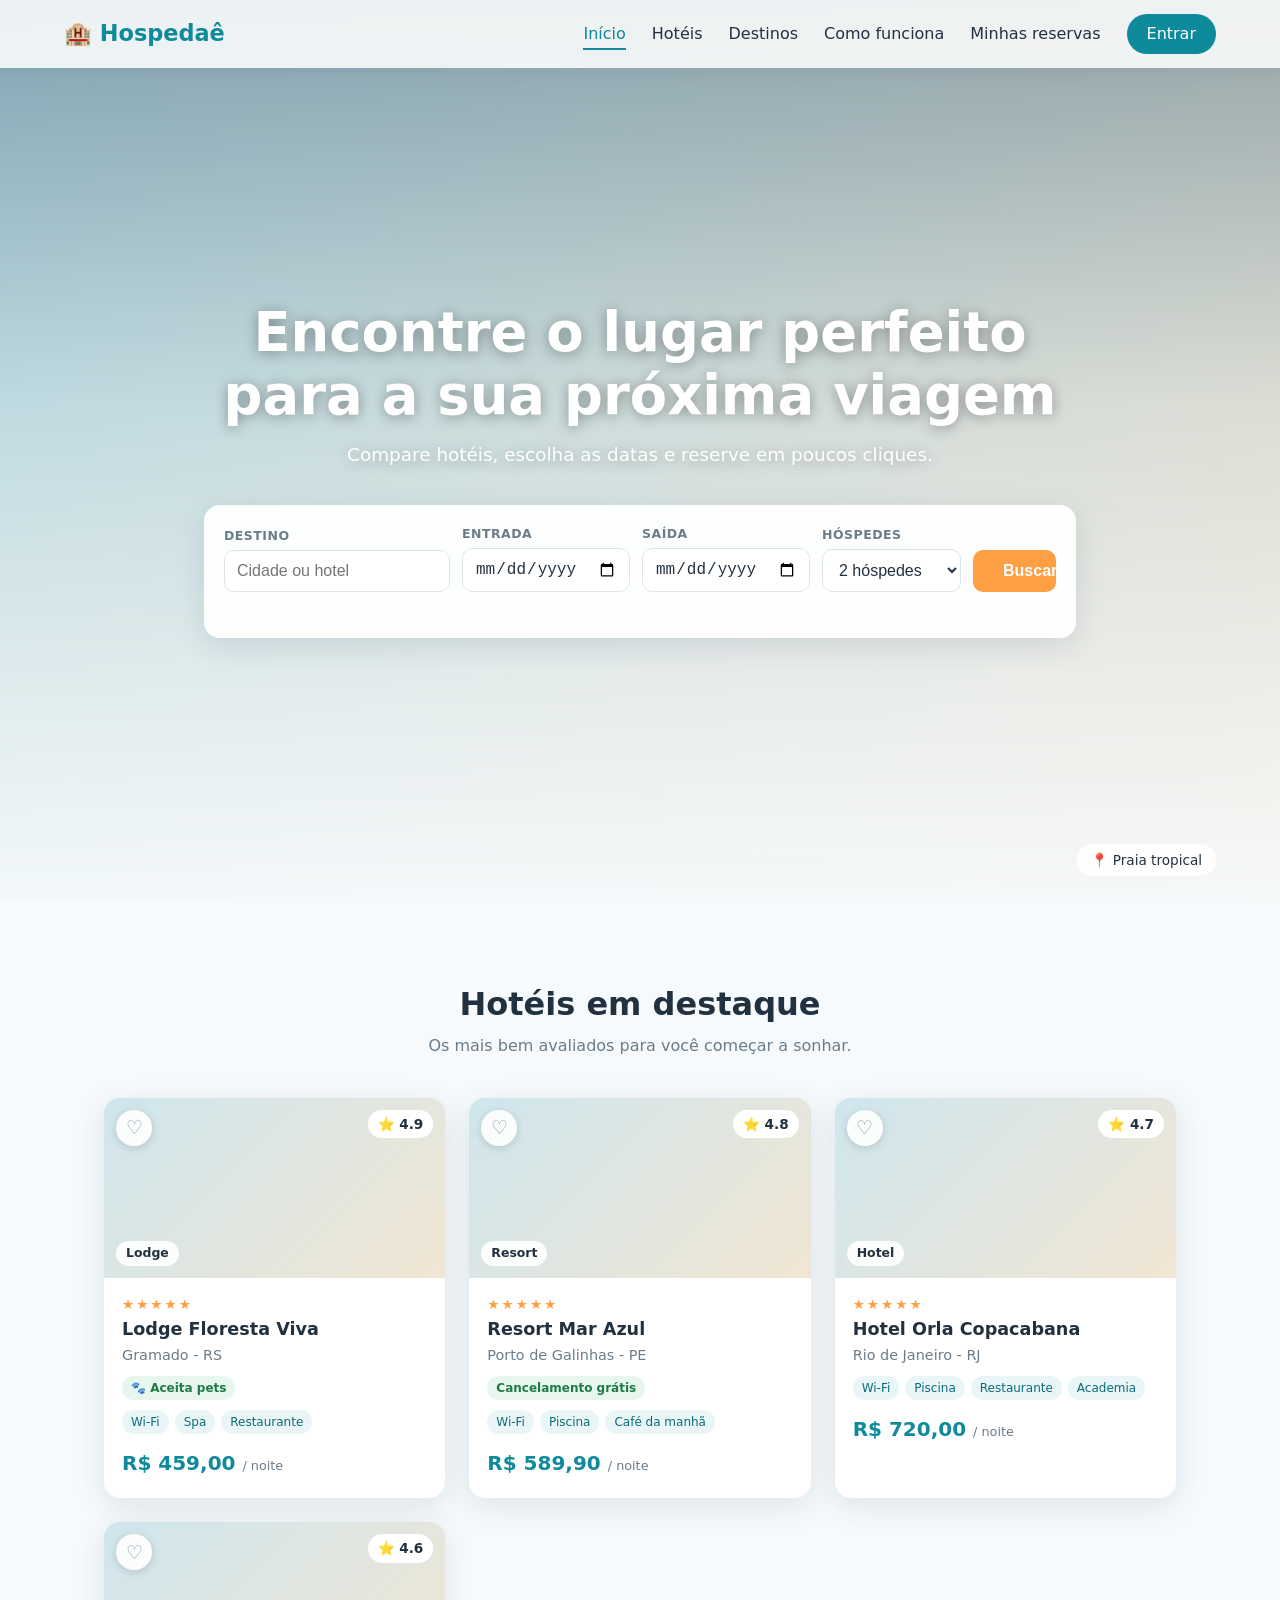
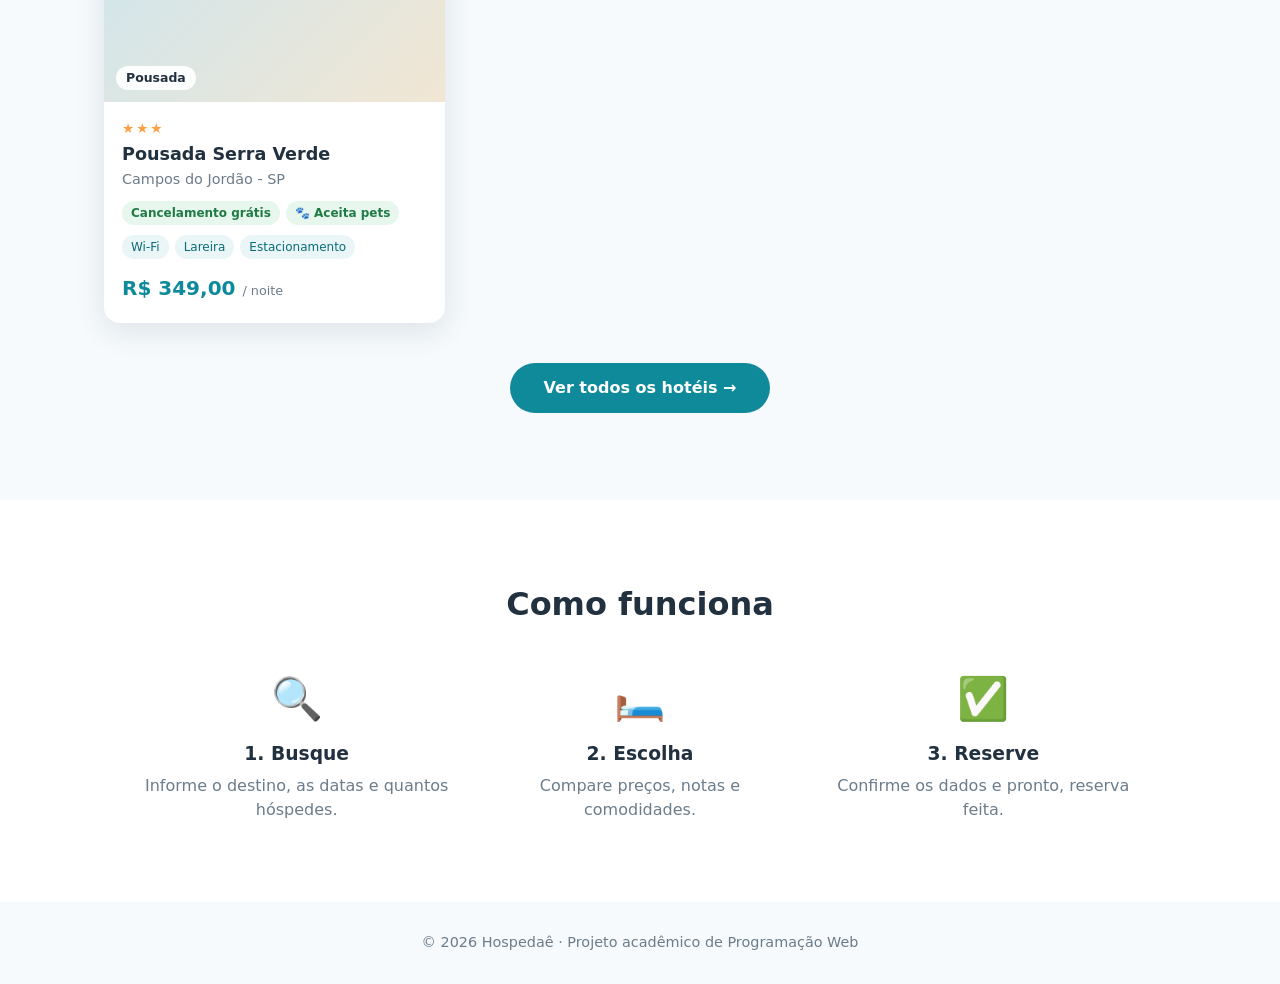
<file: index.html>
<!DOCTYPE html>
<html lang="pt-BR">
<head>
  <meta charset="UTF-8">
  <meta name="viewport" content="width=device-width, initial-scale=1">
  <title>Hospedaê | Reserve seu hotel</title>
  <link rel="stylesheet" href="css/style.css">
</head>
<body>

  <!-- ========== NAVBAR ========== -->
  <header class="navbar">
    <a href="index.html" class="logo">🏨 Hospedaê</a>
    <button class="menu-toggle" id="menuToggle" aria-label="Abrir menu">☰</button>
    <nav id="menu">
      <a href="index.html" class="ativo">Início</a>
      <a href="hoteis.html">Hotéis</a>
      <a href="#destinos">Destinos</a>
      <a href="#como-funciona">Como funciona</a>
      <a href="reservas.html">Minhas reservas</a>
      <a href="login.html" class="btn-entrar">Entrar</a>
    </nav>
  </header>

  <!-- ========== HERO COM PAISAGENS ========== -->
  <section class="hero">
    <div class="slideshow" id="slideshow"></div>
    <div class="hero-overlay"></div>

    <div class="hero-conteudo">
      <h1>Encontre o lugar perfeito<br>para a sua próxima viagem</h1>
      <p>Compare hotéis, escolha as datas e reserve em poucos cliques.</p>

      <form class="busca" id="formBusca" novalidate>
        <div class="campo">
          <label for="destino">Destino</label>
          <input type="text" id="destino" placeholder="Cidade ou hotel" required>
        </div>
        <div class="campo">
          <label for="checkin">Entrada</label>
          <input type="date" id="checkin" required>
        </div>
        <div class="campo">
          <label for="checkout">Saída</label>
          <input type="date" id="checkout" required>
        </div>
        <div class="campo">
          <label for="hospedes">Hóspedes</label>
          <select id="hospedes">
            <option value="1">1 hóspede</option>
            <option value="2" selected>2 hóspedes</option>
            <option value="3">3 hóspedes</option>
            <option value="4">4 hóspedes</option>
            <option value="5">5+ hóspedes</option>
          </select>
        </div>
        <button type="submit" class="btn-buscar">Buscar</button>
        <p class="erro-busca" id="erroBusca"></p>
      </form>
    </div>

    <div class="legenda-paisagem" id="legenda">📍 </div>
  </section>

  <!-- ========== HOTÉIS EM DESTAQUE ========== -->
  <section class="secao" id="destinos">
    <h2 class="reveal">Hotéis em destaque</h2>
    <p class="subtitulo reveal" style="--i:1">Os mais bem avaliados para você começar a sonhar.</p>
    <div class="grade-hoteis" id="listaHoteis"></div>
    <div class="ver-todos reveal">
      <a href="hoteis.html" class="btn-ver-todos">Ver todos os hotéis →</a>
    </div>
  </section>

  <!-- ========== COMO FUNCIONA ========== -->
  <section class="secao secao-clara" id="como-funciona">
    <h2 class="reveal">Como funciona</h2>
    <div class="passos">
      <div class="passo reveal" style="--i:0"><span>🔍</span><h3>1. Busque</h3><p>Informe o destino, as datas e quantos hóspedes.</p></div>
      <div class="passo reveal" style="--i:1"><span>🛏️</span><h3>2. Escolha</h3><p>Compare preços, notas e comodidades.</p></div>
      <div class="passo reveal" style="--i:2"><span>✅</span><h3>3. Reserve</h3><p>Confirme os dados e pronto, reserva feita.</p></div>
    </div>
  </section>

  <!-- ========== RODAPÉ ========== -->
  <footer>
    <p>© 2026 Hospedaê · Projeto acadêmico de Programação Web</p>
  </footer>

  <script src="https://code.jquery.com/jquery-3.7.1.min.js"></script>
  <script src="js/cards.js"></script>
  <script src="js/animacoes.js"></script>
  <script src="js/main.js"></script>
</body>
</html>
</file>
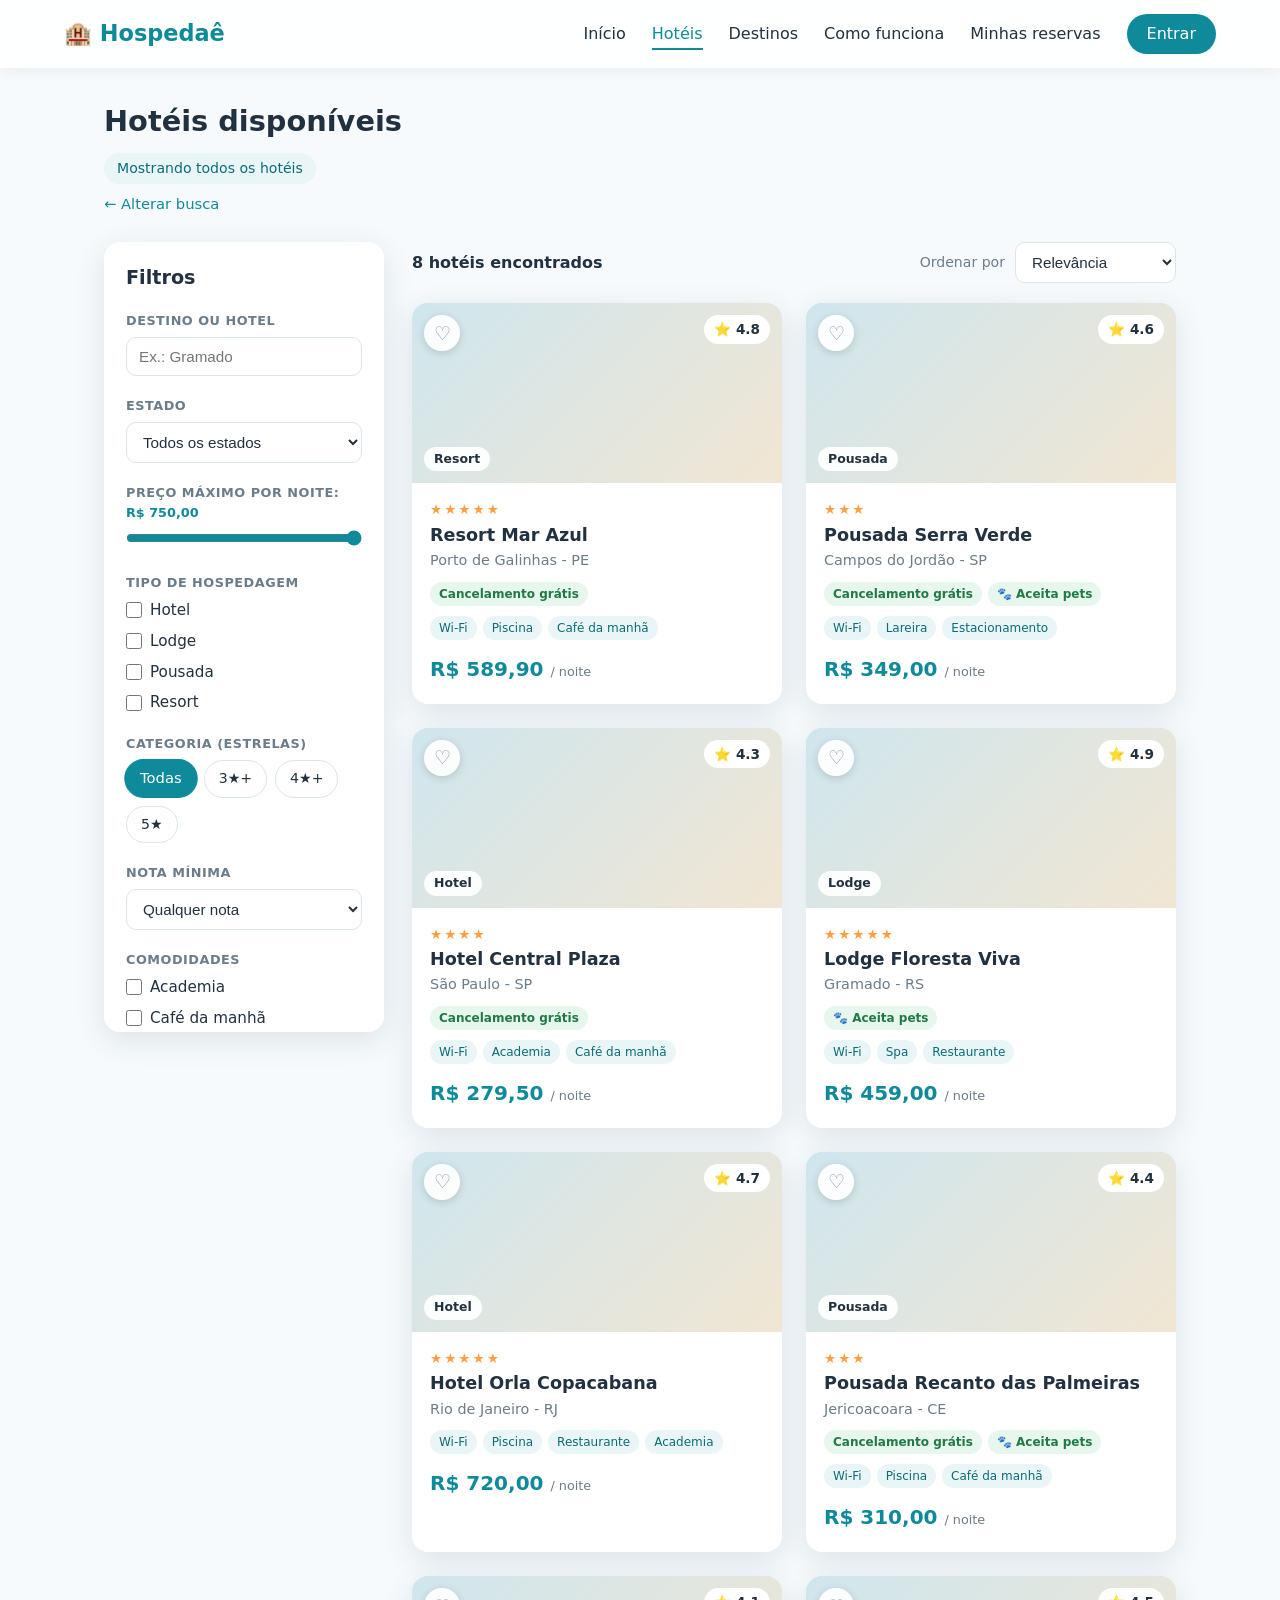
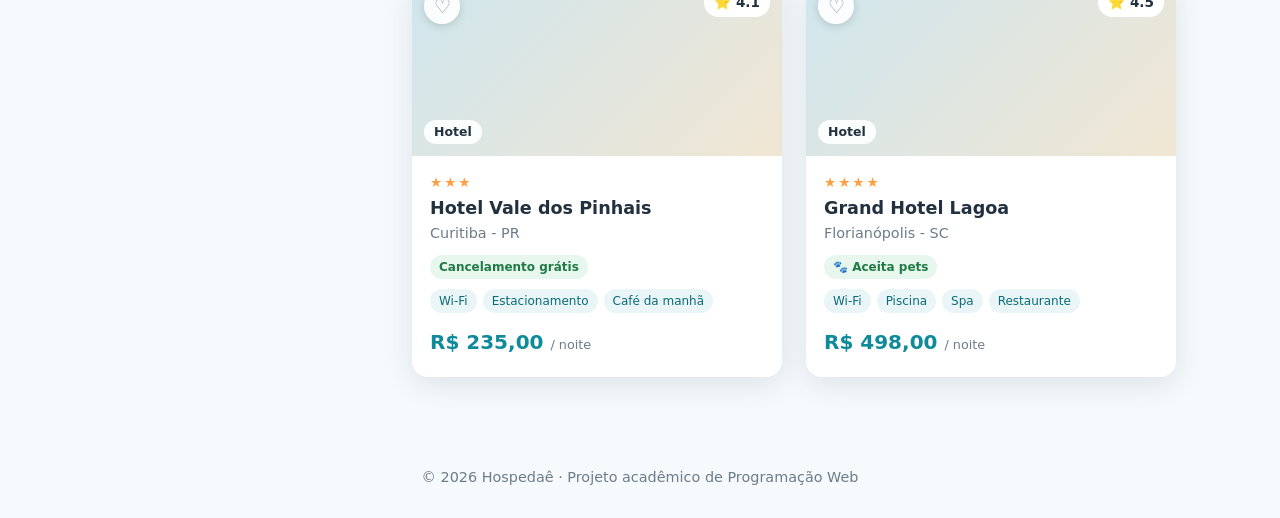
<file: hoteis.html>
<!DOCTYPE html>
<html lang="pt-BR">
<head>
  <meta charset="UTF-8">
  <meta name="viewport" content="width=device-width, initial-scale=1">
  <title>Hotéis | Hospedaê</title>
  <link rel="stylesheet" href="css/style.css">
</head>
<body class="pagina-interna">

  <!-- ========== NAVBAR (navbar = a barra de menu lá de cima, igualzinha à da home pra ninguém estranhar) ========== -->
  <header class="navbar">
    <a href="index.html" class="logo">🏨 Hospedaê</a>
    <button class="menu-toggle" id="menuToggle" aria-label="Abrir menu">☰</button>
    <nav id="menu">
      <a href="index.html">Início</a>
      <a href="hoteis.html" class="ativo">Hotéis</a>
      <a href="index.html#destinos">Destinos</a>
      <a href="index.html#como-funciona">Como funciona</a>
      <a href="reservas.html">Minhas reservas</a>
      <a href="login.html" class="btn-entrar">Entrar</a>
    </nav>
  </header>

  <main class="pagina-hoteis">

    <!-- ========== RESUMO DA BUSCA (o que a pessoa digitou na home volta aqui em "chips", chip = etiquetinha arredondada) ========== -->
    <section class="resumo-busca">
      <h1>Hotéis disponíveis</h1>
      <div class="chips" id="chipsBusca"></div>
      <a href="index.html" class="link-alterar">← Alterar busca</a>
    </section>

    <div class="layout">

      <!-- ========== BOTÃO DE FILTROS (só aparece no celular, no PC ele fica escondidinho) ========== -->
      <button type="button" class="btn-filtros-mobile" id="btnFiltros">
        ⚙️ Filtros <span class="badge-filtros" id="badgeFiltros"></span>
      </button>

      <!-- ========== FILTROS (a barra lateral cheia de caixinha pra marcar, tipo loja online) ========== -->
      <aside class="filtros" id="painelFiltros">
        <h2>Filtros</h2>

        <div class="filtro">
          <label for="filtroTexto">Destino ou hotel</label>
          <input type="text" id="filtroTexto" placeholder="Ex.: Gramado">
        </div>

        <div class="filtro">
          <label for="filtroEstado">Estado</label>
          <select id="filtroEstado">
            <option value="">Todos os estados</option>
          </select>
        </div>

        <div class="filtro">
          <label for="filtroPreco">Preço máximo por noite: <strong id="valorPreco"></strong></label>
          <input type="range" id="filtroPreco" step="10">
        </div>

        <div class="filtro">
          <label>Tipo de hospedagem</label>
          <div id="filtroTipos" class="lista-checks"></div>
        </div>

        <div class="filtro">
          <label>Categoria (estrelas)</label>
          <div class="pills">
            <label><input type="radio" name="estrelas" value="0" checked><span>Todas</span></label>
            <label><input type="radio" name="estrelas" value="3"><span>3★+</span></label>
            <label><input type="radio" name="estrelas" value="4"><span>4★+</span></label>
            <label><input type="radio" name="estrelas" value="5"><span>5★</span></label>
          </div>
        </div>

        <div class="filtro">
          <label for="filtroNota">Nota mínima</label>
          <select id="filtroNota">
            <option value="0">Qualquer nota</option>
            <option value="4">⭐ 4,0 ou mais</option>
            <option value="4.5">⭐ 4,5 ou mais</option>
            <option value="4.8">⭐ 4,8 ou mais</option>
          </select>
        </div>

        <div class="filtro">
          <label>Comodidades</label>
          <div id="filtroComodidades" class="lista-checks"></div>
        </div>

        <div class="filtro">
          <label>Preferências</label>
          <div class="interruptores">
            <label class="interruptor"><input type="checkbox" id="fCancel"><span class="trilho"></span>Cancelamento grátis</label>
            <label class="interruptor"><input type="checkbox" id="fPets"><span class="trilho"></span>Aceita pets</label>
            <label class="interruptor"><input type="checkbox" id="fFav"><span class="trilho"></span>Só favoritos ♥</label>
          </div>
        </div>

        <button type="button" id="limparFiltros" class="btn-limpar">Limpar filtros</button>
      </aside>

      <!-- ========== RESULTADOS (aqui fica só uma div vazia, o JS que desenha os cards dentro dela) ========== -->
      <section class="resultados">
        <div class="filtros-ativos" id="filtrosAtivos"></div>

        <div class="barra-resultados">
          <p id="contador">Carregando...</p>
          <div class="ordenar">
            <label for="ordenar">Ordenar por</label>
            <select id="ordenar">
              <option value="relevancia">Relevância</option>
              <option value="preco-asc">Menor preço</option>
              <option value="preco-desc">Maior preço</option>
              <option value="nota">Melhor avaliação</option>
            </select>
          </div>
        </div>

        <div class="grade-hoteis" id="listaHoteis"></div>
      </section>

    </div>
  </main>

  <!-- ========== RODAPÉ (footer = rodapé em inglês, aquela faixa no fim da página que ninguém lê) ========== -->
  <footer>
    <p>© 2026 Hospedaê · Projeto acadêmico de Programação Web</p>
  </footer>

  <!-- ========== SCRIPTS (aqui que o bicho pega! a ordem importa: o jQuery vem primeiro, senão o resto não funciona) ========== -->
  <script src="https://code.jquery.com/jquery-3.7.1.min.js"></script>
  <script src="js/cards.js"></script>
  <script src="js/animacoes.js"></script>
  <script src="js/hoteis.js"></script>
</body>
</html>
</file>
<file: css/style.css>
/* ========== VARIÁVEIS (cores e medidas guardadas num lugar só: mudou aqui, mudou no site inteiro. :root = a "raiz" da página) ========== */
:root {
  --cor-primaria: #0e8a9a;
  --cor-primaria-escura: #0a6c79;
  --cor-destaque: #ff9f43;
  --cor-fundo: #f6fafc;
  --cor-texto: #22313f;
  --cor-texto-suave: #6b7c8a;
  --branco: #ffffff;
  --raio: 16px;
  --sombra: 0 8px 30px rgba(30, 60, 90, .12);
}

* { margin: 0; padding: 0; box-sizing: border-box; }

body {
  font-family: 'Segoe UI', system-ui, -apple-system, Roboto, sans-serif;
  background: var(--cor-fundo);
  color: var(--cor-texto);
  line-height: 1.5;
}

a { text-decoration: none; color: inherit; }

/* ========== NAVBAR (a barra de menu lá de cima, fica fixa pra te acompanhar) ========== */
.navbar {
  position: fixed; top: 0; left: 0; right: 0; z-index: 100;
  display: flex; align-items: center; justify-content: space-between;
  padding: 14px 5%;
  background: rgba(255, 255, 255, .85);
  backdrop-filter: blur(10px);
  box-shadow: 0 2px 16px rgba(0, 0, 0, .06);
}
.logo { font-size: 1.4rem; font-weight: 700; color: var(--cor-primaria); }
.navbar nav { display: flex; align-items: center; gap: 26px; }
.navbar nav a { font-weight: 500; color: var(--cor-texto); transition: color .2s; }
.navbar nav a:hover, .navbar nav a.ativo { color: var(--cor-primaria); }
.btn-entrar {
  background: var(--cor-primaria); color: var(--branco) !important;
  padding: 8px 20px; border-radius: 999px;
}
.btn-entrar:hover { background: var(--cor-primaria-escura); }
.menu-toggle { display: none; background: none; border: 0; font-size: 1.6rem; cursor: pointer; color: var(--cor-texto); }

/* ========== HERO (hero = giria de dev pra "capa" do site: aquela área gigante do começo com foto de fundo e a busca) ========== */
.hero {
  position: relative;
  min-height: 100vh;
  display: flex; align-items: center; justify-content: center;
  overflow: hidden;
  background: linear-gradient(135deg, #bfe3ee, #f4e9d8); /* fundo reserva: aparece se as fotos não carregarem */
}

.slideshow, .slide { position: absolute; inset: 0; }
.slide {
  background-size: cover;
  background-position: center;
  opacity: 0;
  transition: opacity 2.2s ease-in-out;
}
.slide.ativo { opacity: 1; z-index: 2; }
.slide.saindo { z-index: 1; opacity: 1; }
/* zoom bem lento na foto, dá ar de documentário */
.slide.ativo, .slide.saindo { animation: zoomLento 16s linear forwards; }
@keyframes zoomLento { from { transform: scale(1); } to { transform: scale(1.12); } }

.hero-overlay {
  position: absolute; inset: 0; z-index: 3;
  background: linear-gradient(to bottom, rgba(10, 40, 60, .35) 0%, rgba(10, 40, 60, .05) 45%, rgba(246, 250, 252, .9) 100%);
}

.hero-conteudo {
  position: relative; z-index: 4;
  text-align: center; color: var(--branco);
  padding: 120px 5% 80px; width: 100%; max-width: 1000px;
  text-shadow: 0 2px 14px rgba(0, 0, 0, .35);
}
.hero-conteudo h1 { font-size: clamp(2rem, 5vw, 3.4rem); line-height: 1.15; margin-bottom: 14px; }
.hero-conteudo > p { font-size: 1.15rem; margin-bottom: 36px; }

/* ========== BARRA DE BUSCA (o formulário branquinho em cima das fotos; grid = uma tabela invisível que alinha os campos) ========== */
.busca {
  display: grid;
  grid-template-columns: 1.6fr 1fr 1fr 1fr auto;
  gap: 12px; align-items: end;
  background: rgba(255, 255, 255, .94);
  backdrop-filter: blur(8px);
  padding: 20px; border-radius: var(--raio);
  box-shadow: var(--sombra);
  text-align: left; text-shadow: none; color: var(--cor-texto);
}
.campo { display: flex; flex-direction: column; gap: 4px; }
.campo label { font-size: .78rem; font-weight: 600; color: var(--cor-texto-suave); text-transform: uppercase; letter-spacing: .04em; }
.campo input, .campo select {
  padding: 11px 12px; border: 1.5px solid #dbe5ec; border-radius: 10px;
  font-size: 1rem; background: var(--branco); color: var(--cor-texto);
  transition: border-color .2s, box-shadow .2s;
}
.campo input:focus, .campo select:focus {
  outline: none; border-color: var(--cor-primaria);
  box-shadow: 0 0 0 3px rgba(14, 138, 154, .15);
}
.btn-buscar {
  padding: 12px 30px; border: 0; border-radius: 10px;
  background: var(--cor-destaque); color: var(--branco);
  font-size: 1rem; font-weight: 700; cursor: pointer; transition: transform .15s, background .2s;
}
.btn-buscar:hover { background: #f58b1f; transform: translateY(-1px); }
.erro-busca { grid-column: 1 / -1; color: #d64545; font-size: .9rem; min-height: 1em; }

.legenda-paisagem {
  position: absolute; right: 5%; bottom: 24px; z-index: 4;
  background: rgba(255, 255, 255, .85); padding: 6px 14px;
  border-radius: 999px; font-size: .85rem; color: var(--cor-texto);
  transition: opacity .6s;
}

/* ========== SEÇÕES (os blocos da página, cada um com seu respiro em volta) ========== */
.secao { padding: 80px 5%; max-width: 1200px; margin: 0 auto; }
.secao-clara { max-width: none; background: var(--branco); }
.secao h2 { font-size: 2rem; text-align: center; margin-bottom: 6px; }
.subtitulo { text-align: center; color: var(--cor-texto-suave); margin-bottom: 40px; }

/* ========== CARDS DE HOTEL (card = aquele retângulo com foto, nome e preço de cada hotel) ========== */
.grade-hoteis { display: grid; grid-template-columns: repeat(auto-fill, minmax(260px, 1fr)); gap: 24px; }
.card-hotel {
  background: var(--branco); border-radius: var(--raio); overflow: hidden;
  box-shadow: var(--sombra); transition: transform .25s, box-shadow .25s; display: block;
}
.card-hotel:hover { transform: translateY(-6px); box-shadow: 0 14px 40px rgba(30, 60, 90, .18); }
.card-img { height: 180px; background-size: cover; background-position: center; background-color: #cfe6ee; position: relative; }
.nota {
  position: absolute; top: 12px; right: 12px;
  background: var(--branco); padding: 4px 10px; border-radius: 999px;
  font-weight: 700; font-size: .85rem;
}
.card-corpo { padding: 16px 18px 20px; }
.card-corpo h3 { font-size: 1.1rem; margin-bottom: 2px; }
.cidade { color: var(--cor-texto-suave); font-size: .9rem; margin-bottom: 10px; }
.comodidades { display: flex; flex-wrap: wrap; gap: 6px; margin-bottom: 14px; }
.comodidades span { background: #eaf5f7; color: var(--cor-primaria-escura); font-size: .75rem; padding: 3px 9px; border-radius: 999px; }
.preco { font-size: 1.25rem; font-weight: 700; color: var(--cor-primaria); }
.preco small { font-weight: 400; color: var(--cor-texto-suave); font-size: .8rem; }
.carregando, .erro { grid-column: 1 / -1; text-align: center; color: var(--cor-texto-suave); }

/* ========== COMO FUNCIONA (os 3 passinhos: busque, escolha, reserve) ========== */
.passos { display: grid; grid-template-columns: repeat(auto-fit, minmax(220px, 1fr)); gap: 30px; max-width: 1000px; margin: 40px auto 0; text-align: center; }
.passo span { font-size: 2.6rem; }
.passo h3 { margin: 10px 0 6px; }
.passo p { color: var(--cor-texto-suave); }

/* ========== RODAPÉ (footer = rodapé em inglês, a faixa do fim da página) ========== */
footer { text-align: center; padding: 30px 5%; color: var(--cor-texto-suave); font-size: .9rem; }

/* ========== RESPONSIVO (o site se ajeita sozinho no celular; @media = "se a tela for menor que X, faça isso") ========== */
@media (max-width: 900px) {
  .busca { grid-template-columns: 1fr 1fr; }
  .campo:first-child { grid-column: 1 / -1; }
  .btn-buscar { grid-column: 1 / -1; }
}
@media (max-width: 720px) {
  .menu-toggle { display: block; }
  .navbar nav {
    display: flex; position: absolute; top: 100%; left: 0; right: 0;
    flex-direction: column; gap: 0; background: var(--branco);
    box-shadow: 0 10px 20px rgba(0, 0, 0, .08);

    /* ========== ANIMAÇÃO DO MENU (em vez de sumir com display:none, ele fica "escondido de verdade" e a gente anima a entrada) ========== */
    /* clip-path = uma "cortina": fechado, o menu está todo cortado; aberto, a cortina sobe e ele aparece de cima pra baixo */
    clip-path: inset(0 0 100% 0);
    opacity: 0; transform: translateY(-12px);
    visibility: hidden; pointer-events: none; /* escondido não pode ser clicado, né */
    transition: clip-path .45s ease, opacity .3s ease, transform .45s ease, visibility 0s .45s;
  }
  .navbar nav.aberto {
    clip-path: inset(0 0 -30px 0); /* -30px deixa a sombra aparecer */
    opacity: 1; transform: none;
    visibility: visible; pointer-events: auto;
    transition: clip-path .45s ease, opacity .3s ease, transform .45s ease, visibility 0s;
  }

  /* os links entram um de cada vez, escorregando da esquerda (efeito cascata) */
  .navbar nav a {
    padding: 14px 5%; width: 100%;
    opacity: 0; transform: translateX(-18px);
    transition: color .2s, opacity .35s ease, transform .35s ease; /* fechando, some rápido (sem delay) */
  }
  .navbar nav.aberto a { opacity: 1; transform: none; }
  .navbar nav.aberto a:nth-child(1) { transition-delay: 0s, .10s, .10s; }
  .navbar nav.aberto a:nth-child(2) { transition-delay: 0s, .17s, .17s; }
  .navbar nav.aberto a:nth-child(3) { transition-delay: 0s, .24s, .24s; }
  .navbar nav.aberto a:nth-child(4) { transition-delay: 0s, .31s, .31s; }
  .navbar nav.aberto a:nth-child(5) { transition-delay: 0s, .38s, .38s; }
  .navbar nav.aberto a:nth-child(6) { transition-delay: 0s, .45s, .45s; }

  /* o ☰ gira meia-volta e vira ✕ (a troca do ícone é feita pelo JS) */
  .menu-toggle { transition: transform .35s ease; }
  .menu-toggle.aberto { transform: rotate(180deg); }
  .btn-entrar { border-radius: 0; text-align: center; }
  .legenda-paisagem { display: none; }
}


/* ========== PÁGINA DE HOTÉIS (tudo daqui pra baixo é da hoteis.html) ========== */


.pagina-interna { padding-top: 70px; } /* empurra o conteúdo pra baixo, senão a navbar fixa tampa tudo */

.pagina-hoteis { max-width: 1200px; margin: 0 auto; padding: 30px 5% 60px; }

/* ========== RESUMO DA BUSCA (chips = aquelas etiquetinhas arredondadas) ========== */
.resumo-busca { margin-bottom: 26px; }
.resumo-busca h1 { font-size: 1.8rem; margin-bottom: 10px; }
.chips { display: flex; flex-wrap: wrap; gap: 8px; margin-bottom: 8px; }
.chips span {
  background: #eaf5f7; color: var(--cor-primaria-escura);
  padding: 5px 13px; border-radius: 999px; font-size: .88rem; font-weight: 500;
}
.link-alterar { color: var(--cor-primaria); font-size: .92rem; font-weight: 500; }
.link-alterar:hover { text-decoration: underline; }

/* ========== LAYOUT 2 COLUNAS (filtros de um lado, hotéis do outro) ========== */
.layout { display: grid; grid-template-columns: 280px 1fr; gap: 28px; align-items: start; }

/* ========== FILTROS (a barra lateral; sticky = ela gruda e te segue enquanto você rola) ========== */
.filtros {
  background: var(--branco); border-radius: var(--raio);
  box-shadow: var(--sombra); padding: 22px;
  position: sticky; top: 90px;
}
.filtros h2 { font-size: 1.2rem; margin-bottom: 18px; }
.filtro { margin-bottom: 20px; }
.filtro > label {
  display: block; margin-bottom: 7px;
  font-size: .8rem; font-weight: 600; text-transform: uppercase;
  letter-spacing: .04em; color: var(--cor-texto-suave);
}
.filtro > label strong { color: var(--cor-primaria); text-transform: none; letter-spacing: 0; }
.filtro input[type="text"], .filtro select, .ordenar select {
  width: 100%; padding: 10px 12px; border: 1.5px solid #dbe5ec;
  border-radius: 10px; font-size: .95rem; background: var(--branco); color: var(--cor-texto);
}
.filtro input[type="text"]:focus, .filtro select:focus, .ordenar select:focus {
  outline: none; border-color: var(--cor-primaria);
  box-shadow: 0 0 0 3px rgba(14, 138, 154, .15);
}
.filtro input[type="range"] { width: 100%; accent-color: var(--cor-primaria); }
.lista-checks { display: flex; flex-direction: column; gap: 8px; }
.lista-checks label {
  display: flex; align-items: center; gap: 8px;
  font-size: .95rem; cursor: pointer; text-transform: none; letter-spacing: 0;
  font-weight: 400; color: var(--cor-texto); margin: 0;
}
.lista-checks input { accent-color: var(--cor-primaria); width: 16px; height: 16px; }
.btn-limpar {
  width: 100%; padding: 10px; border-radius: 10px; cursor: pointer;
  border: 1.5px solid var(--cor-primaria); background: transparent;
  color: var(--cor-primaria); font-weight: 600; transition: background .2s, color .2s;
}
.btn-limpar:hover { background: var(--cor-primaria); color: var(--branco); }

/* ========== BARRA DE RESULTADOS (o "X hotéis encontrados" + o ordenar) ========== */
.barra-resultados {
  display: flex; justify-content: space-between; align-items: center;
  flex-wrap: wrap; gap: 12px; margin-bottom: 20px;
}
#contador { font-weight: 600; }
.ordenar { display: flex; align-items: center; gap: 10px; }
.ordenar label { font-size: .88rem; color: var(--cor-texto-suave); white-space: nowrap; }

/* ========== CARDS EXTRAS (ajustinhos nos cards só pra essa página) ========== */
.resultados .grade-hoteis { grid-template-columns: repeat(auto-fill, minmax(240px, 1fr)); }
.total-estadia { margin-top: 4px; font-size: .85rem; color: var(--cor-texto-suave); }
.total-estadia strong { color: var(--cor-texto); }

/* ========== NENHUM RESULTADO (a telinha triste de quando nada passa nos filtros) ========== */
.vazio { grid-column: 1 / -1; text-align: center; padding: 50px 20px; color: var(--cor-texto-suave); }
.vazio span { font-size: 2.6rem; display: block; margin-bottom: 8px; }

/* ========== RESPONSIVO (no celular vira uma coluna só) ========== */
@media (max-width: 860px) {
  .layout { grid-template-columns: 1fr; }
  .filtros { position: static; }
}


/* ========== ANIMAÇÕES E FILTROS EXTRAS (v2 = segunda versão, onde o site ganha vida e a gente ganha dor de cabeça) ========== */

/* ========== KEYFRAMES (o "roteiro" da animação: começa assim, termina assado) ========== */
@keyframes subir     { from { opacity: 0; transform: translateY(28px); } to { opacity: 1; transform: none; } }
@keyframes aparecer  { from { opacity: 0; } to { opacity: 1; } }
@keyframes pop       { 0% { transform: scale(1); } 40% { transform: scale(1.45); } 100% { transform: scale(1); } }
@keyframes pulsar    { 0% { transform: scale(1); } 50% { transform: scale(1.08); color: var(--cor-primaria); } 100% { transform: scale(1); } }
@keyframes brilho    { to { transform: translateX(100%); } }
@keyframes chipEntra { from { opacity: 0; transform: scale(.7); } to { opacity: 1; transform: none; } }
@keyframes ondulacao { to { transform: scale(2.6); opacity: 0; } }
@keyframes tremer {
  10%, 90% { transform: translateX(-2px); }
  20%, 80% { transform: translateX(4px); }
  30%, 50%, 70% { transform: translateX(-6px); }
  40%, 60% { transform: translateX(6px); }
}

/* ========== PÁGINA APARECE SUAVEMENTE (fade-in: a página não pula na sua cara, chega de mansinho) ========== */
body { animation: aparecer .6s ease; }

/* ========== ENTRADA DO HERO (título, texto e busca entram um de cada vez, com delay) ========== */
.hero-conteudo h1   { animation: subir .9s .15s ease backwards; }
.hero-conteudo > p  { animation: subir .9s .35s ease backwards; }
.busca              { animation: subir .9s .55s ease backwards; }

/* ========== NAVBAR ANIMADA (emagrece ao rolar e ganha um sublinhado que cresce no hover) ========== */
.navbar { transition: padding .3s, box-shadow .3s, background .3s; }
.navbar.rolou {
  padding-top: 8px; padding-bottom: 8px;
  background: rgba(255, 255, 255, .97);
  box-shadow: 0 4px 24px rgba(0, 0, 0, .1);
}
.navbar nav a:not(.btn-entrar) { position: relative; }
.navbar nav a:not(.btn-entrar)::after {
  content: ''; position: absolute; left: 0; bottom: -4px;
  width: 0; height: 2px; background: var(--cor-primaria);
  transition: width .3s ease;
}
.navbar nav a:not(.btn-entrar):hover::after,
.navbar nav a.ativo::after { width: 100%; }

/* ========== APARECER AO ROLAR (começa invisível e 30px mais embaixo; o JS adiciona a classe .visivel quando o elemento chega na tela) ========== */
.reveal {
  opacity: 0; transform: translateY(30px);
  transition: opacity .7s ease, transform .7s ease;
  transition-delay: calc(var(--i, 0) * 90ms);
}
.reveal.visivel { opacity: 1; transform: none; }

/* ========== CARDS DE HOTEL TURBINADOS (zoom na foto, selinhos e tag de tipo; ::after = "elemento fantasma" criado só pelo CSS) ========== */
.card-hotel { position: relative; }
.card-link  { display: block; color: inherit; }
.card-img {
  overflow: hidden;
  background-image: linear-gradient(135deg, #cfe6ee, #f1e6d3); /* fundo reserva se a foto quebrar */
}
.card-foto {
  position: absolute; inset: 0;
  background-size: cover; background-position: center;
  transition: transform .7s ease;
}
.card-hotel:hover .card-foto { transform: scale(1.1); }
.nota { z-index: 2; }

.tipo-tag {
  position: absolute; left: 12px; bottom: 12px; z-index: 2;
  background: rgba(255, 255, 255, .92); color: var(--cor-texto);
  padding: 3px 10px; border-radius: 999px; font-size: .78rem; font-weight: 600;
}
.estrelas { color: var(--cor-destaque); font-size: .85rem; letter-spacing: 2px; margin-bottom: 2px; }
.selos { display: flex; flex-wrap: wrap; gap: 6px; margin-bottom: 10px; }
.selo { background: #e8f7ee; color: #1f7a45; font-size: .75rem; font-weight: 600; padding: 3px 9px; border-radius: 999px; }

/* ========== ENTRADA DOS CARDS (só os cards novos fazem a entrada triunfal) ========== */
.card-hotel.entrada {
  animation: subir .5s ease backwards;
  animation-delay: calc(var(--i, 0) * 70ms);
}

/* ========== CORAÇÃO DE FAVORITO (o ♥ no cantinho do card, dá um "pop" quando clica) ========== */
.btn-fav {
  position: absolute; top: 12px; left: 12px; z-index: 5;
  width: 36px; height: 36px; border: 0; border-radius: 50%;
  background: rgba(255, 255, 255, .92); color: #8a99a6;
  font-size: 1.2rem; line-height: 1; cursor: pointer;
  box-shadow: 0 2px 8px rgba(0, 0, 0, .15);
  transition: transform .2s, color .2s;
}
.btn-fav:hover { transform: scale(1.12); color: #e64a6b; }
.btn-fav.ativo { color: #e64a6b; }
.btn-fav.pop   { animation: pop .4s ease; }

/* ========== ESQUELETO (o retângulo cinza com brilho passando: a tela de "loading" bonitinha) ========== */
.esqueleto {
  position: relative; overflow: hidden; height: 360px;
  border-radius: var(--raio); box-shadow: var(--sombra);
  background: linear-gradient(#e3ecf1 180px, #ffffff 180px);
}
.esqueleto::after {
  content: ''; position: absolute; inset: 0;
  background: linear-gradient(90deg, transparent, rgba(255, 255, 255, .75), transparent);
  transform: translateX(-100%);
  animation: brilho 1.4s infinite;
}

/* ========== BOTÕES: ONDA AO CLICAR (o overflow hidden segura a ondinha, senão ela vaza pra fora do botão) ========== */
.btn-buscar, .btn-entrar, .btn-limpar, .btn-ver-todos { position: relative; overflow: hidden; }
.ripple {
  position: absolute; border-radius: 50%; pointer-events: none;
  background: rgba(255, 255, 255, .5);
  transform: scale(0); animation: ondulacao .6s ease-out forwards;
}
.btn-limpar .ripple { background: rgba(14, 138, 154, .25); }

.ver-todos { text-align: center; margin-top: 40px; }
.btn-ver-todos {
  display: inline-block; padding: 13px 34px; border-radius: 999px;
  background: var(--cor-primaria); color: var(--branco); font-weight: 600;
  transition: background .2s, transform .2s, box-shadow .2s;
}
.btn-ver-todos:hover { background: var(--cor-primaria-escura); transform: translateY(-2px); box-shadow: var(--sombra); }

/* ========== FORMULÁRIO: CAMPO INVÁLIDO + TREMIDA (campo vermelho + form tremendo = "ei, preenche direito!") ========== */
.campo input.invalido { border-color: #d64545; box-shadow: 0 0 0 3px rgba(214, 69, 69, .15); }
.busca.tremer { animation: tremer .45s; }

/* ========== BOTÃO VOLTAR AO TOPO (a setinha ↑ do cantinho, só aparece depois que você rola bastante) ========== */
.btn-topo {
  position: fixed; right: 22px; bottom: 22px; z-index: 90;
  width: 46px; height: 46px; border: 0; border-radius: 50%;
  background: var(--cor-primaria); color: var(--branco);
  font-size: 1.3rem; cursor: pointer; box-shadow: var(--sombra);
  opacity: 0; transform: translateY(20px); pointer-events: none;
  transition: opacity .3s, transform .3s, background .2s;
}
.btn-topo.visivel { opacity: 1; transform: none; pointer-events: auto; }
.btn-topo:hover { background: var(--cor-primaria-escura); }

/* ========== FILTROS NOVOS (estrelas, interruptores, chips... o pacote completo) ========== */

/* ========== PAINEL ROLÁVEL (se tiver filtro demais, ele ganha barra de rolagem própria) ========== */
.filtros { max-height: calc(100vh - 110px); overflow-y: auto; }

/* ========== PILLS DE ESTRELAS (pill = "pílula", botãozinho todo arredondado; o radio de verdade fica invisível) ========== */
.pills { display: flex; flex-wrap: wrap; gap: 8px; }
.pills label { position: relative; cursor: pointer; }
.pills input { position: absolute; opacity: 0; pointer-events: none; }
.pills span {
  display: inline-block; padding: 7px 14px; border-radius: 999px;
  border: 1.5px solid #dbe5ec; font-size: .88rem; font-weight: 500;
  transition: background .2s, color .2s, border-color .2s, transform .15s;
}
.pills label:hover span { border-color: var(--cor-primaria); }
.pills input:checked + span {
  background: var(--cor-primaria); border-color: var(--cor-primaria);
  color: var(--branco); transform: scale(1.05);
}
.pills input:focus-visible + span { outline: 2px solid var(--cor-destaque); outline-offset: 2px; }

/* ========== INTERRUPTORES (liga/desliga igual ao do celular; o checkbox fica escondido e o .trilho é só o desenho) ========== */
.interruptores { display: flex; flex-direction: column; gap: 12px; }
.interruptor { display: flex; align-items: center; gap: 12px; cursor: pointer; font-size: .95rem; }
.interruptor input { position: absolute; opacity: 0; pointer-events: none; }
.trilho {
  position: relative; flex-shrink: 0; width: 42px; height: 24px;
  border-radius: 999px; background: #cfdbe3; transition: background .25s;
}
.trilho::after {
  content: ''; position: absolute; top: 3px; left: 3px;
  width: 18px; height: 18px; border-radius: 50%; background: var(--branco);
  box-shadow: 0 1px 4px rgba(0, 0, 0, .25); transition: transform .25s;
}
.interruptor input:checked + .trilho { background: var(--cor-primaria); }
.interruptor input:checked + .trilho::after { transform: translateX(18px); }
.interruptor input:focus-visible + .trilho { outline: 2px solid var(--cor-destaque); outline-offset: 2px; }

/* ========== CHIPS DOS FILTROS ATIVOS (as etiquetas com × em cima da lista) ========== */
.filtros-ativos { display: flex; flex-wrap: wrap; gap: 8px; }
.filtros-ativos:not(:empty) { margin-bottom: 16px; }
.chip-ativo {
  border: 0; background: #eaf5f7; color: var(--cor-primaria-escura);
  padding: 6px 12px; border-radius: 999px; font-size: .85rem; font-weight: 500;
  cursor: pointer; animation: chipEntra .25s ease;
  transition: background .2s, color .2s;
}
.chip-ativo:hover { background: var(--cor-primaria); color: var(--branco); }
.chip-ativo.limpar-tudo { background: transparent; color: var(--cor-texto-suave); text-decoration: underline; }
.chip-ativo.limpar-tudo:hover { background: transparent; color: var(--cor-primaria); }

/* ========== CONTADOR (o "X hotéis encontrados" dá uma pulsadinha quando o número muda) ========== */
#contador { transform-origin: left center; }
#contador.pulsar { animation: pulsar .4s ease; }

/* ========== BOTÃO DE FILTROS DO CELULAR (escondido no PC; no celular abre e fecha o painel) ========== */
.btn-filtros-mobile {
  display: none; width: 100%; padding: 12px; margin-bottom: 14px;
  border: 1.5px solid var(--cor-primaria); border-radius: 12px;
  background: var(--branco); color: var(--cor-primaria);
  font-size: 1rem; font-weight: 600; cursor: pointer;
}
.badge-filtros {
  display: inline-block; margin-left: 6px; padding: 1px 8px; border-radius: 999px;
  background: var(--cor-destaque); color: var(--branco); font-size: .8rem;
}
.badge-filtros:empty { display: none; }

@media (max-width: 860px) {
  .btn-filtros-mobile { display: block; }
  /* no celular o painel desliza pra abrir e fechar, bem chique */
  .filtros {
    max-height: 0; padding-top: 0; padding-bottom: 0;
    overflow: hidden; opacity: 0; box-shadow: none;
    transition: max-height .45s ease, padding .45s ease, opacity .3s ease;
  }
  .filtros.aberto {
    max-height: 1700px; padding: 22px; opacity: 1;
    overflow-y: auto; box-shadow: var(--sombra);
  }
}

/* ========== MENOS MOVIMENTO (se a pessoa desativou animações no sistema, a gente respeita e desliga tudo: acessibilidade é amor) ========== */
@media (prefers-reduced-motion: reduce) {
  *, *::before, *::after {
    animation-duration: .01ms !important;
    animation-iteration-count: 1 !important;
    transition-duration: .01ms !important;
  }
  .reveal { opacity: 1; transform: none; }
}
</file>
